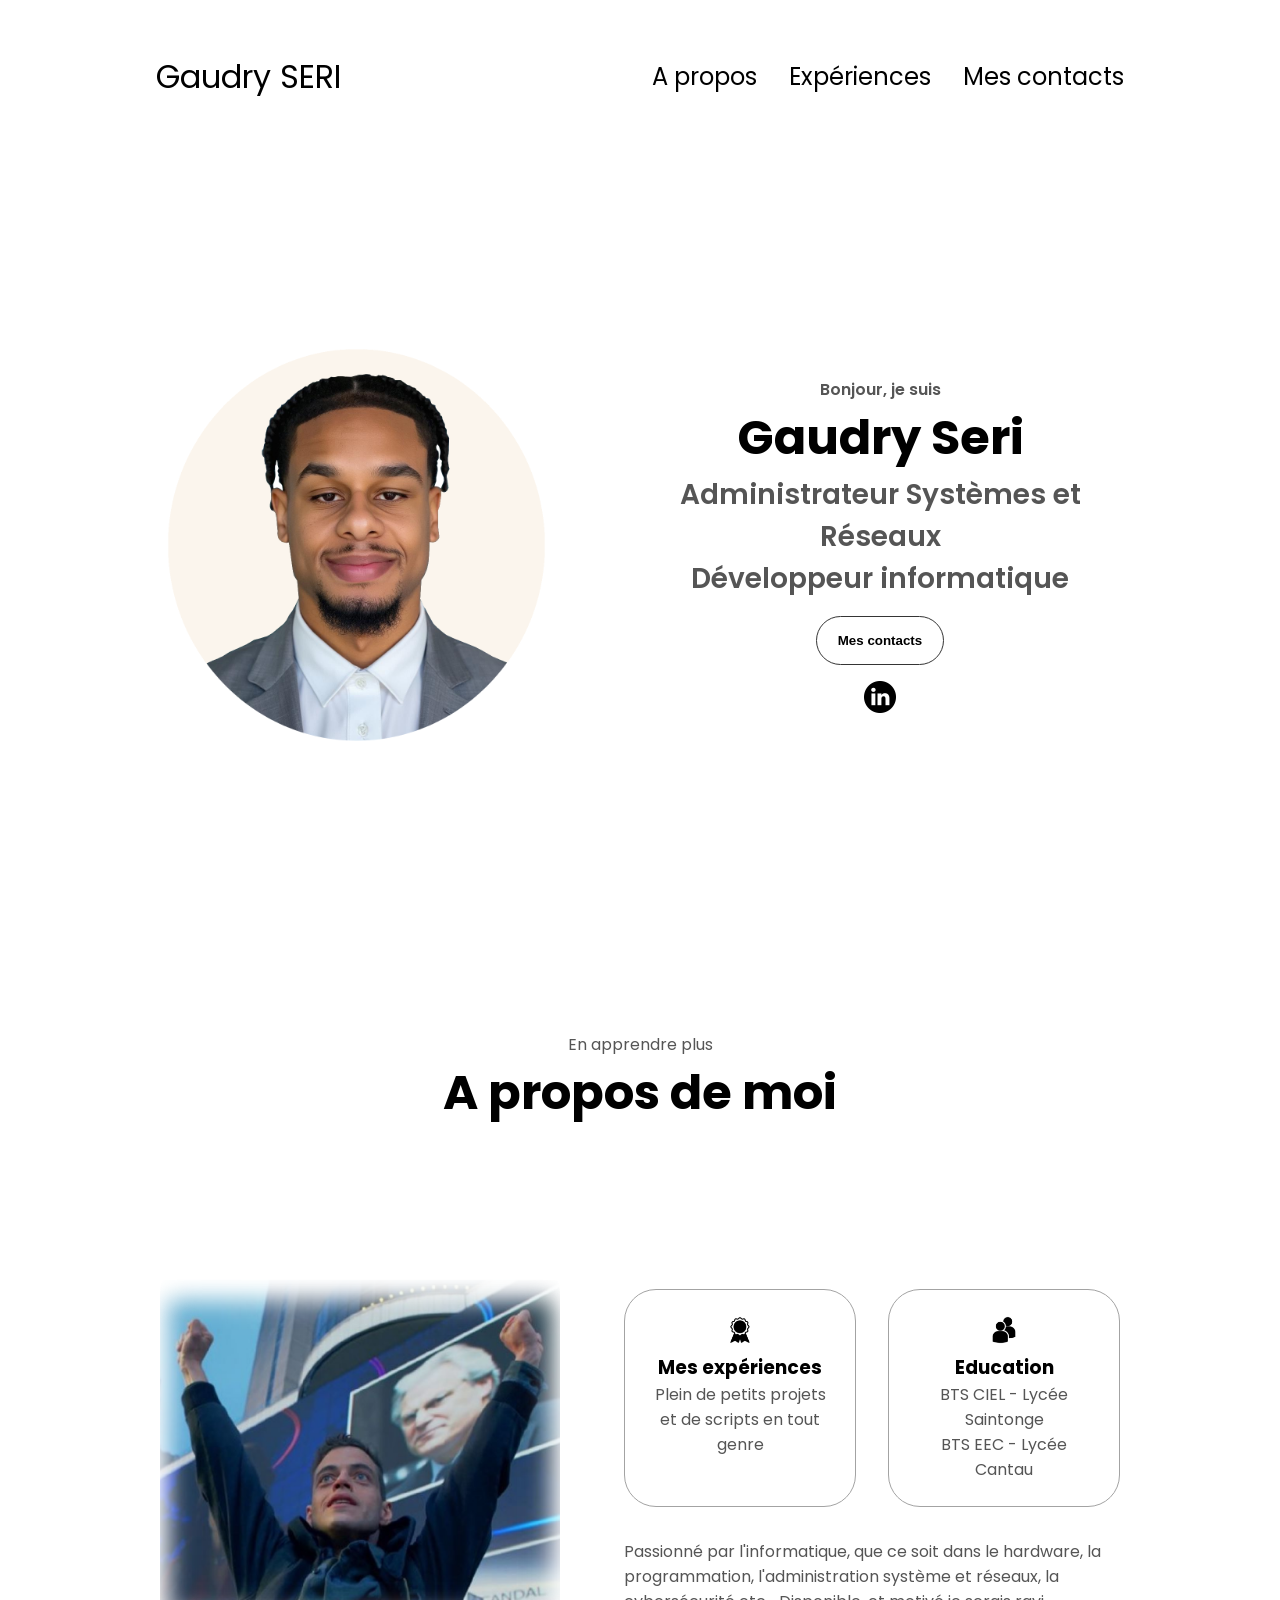
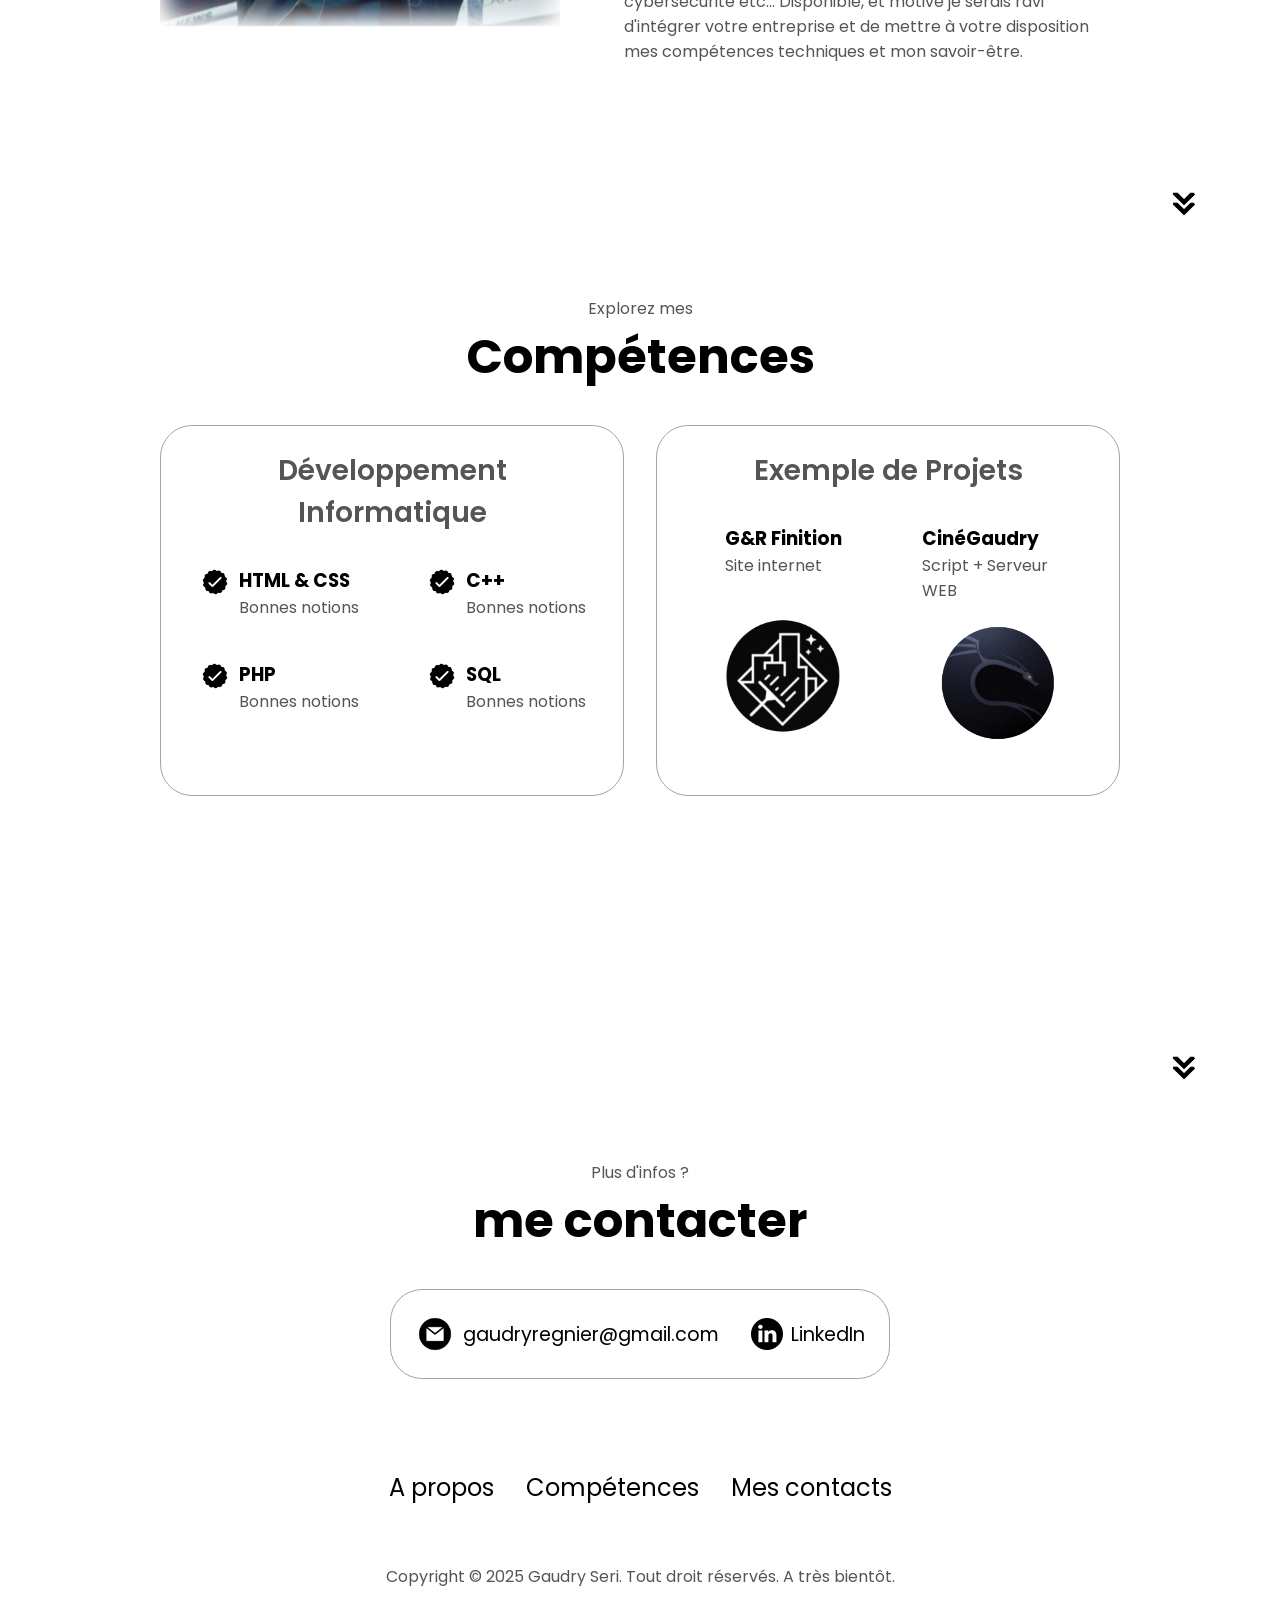
<file: index.html>
<!DOCTYPE html>
<html lang="en">
  <head>
    <meta charset="UTF-8" />
    <meta http-equiv="X-UA-Compatible" content="IE=edge" />
    <meta name="viewport" content="width=device-width, initial-scale=1.0" />
    <title>Mon Portfolio</title>
    <link rel="stylesheet" href="style.css" />
    <link rel="stylesheet" href="mediaqueries.css" />
  </head>
  <body>
    <nav id="desktop-nav">
      <div class="logo">Gaudry SERI</div>
      <div>
        <ul class="nav-links">
          <li><a href="#about">A propos</a></li>
          <li><a href="#experience">Expériences</a></li>
          <li><a href="#contact">Mes contacts</a></li>
        </ul>
      </div>
    </nav>
    <nav id="hamburger-nav">
      <div class="logo">Gaudry Seri</div>
      <div class="hamburger-menu">
        <div class="hamburger-icon" onclick="toggleMenu()">
          <span></span>
          <span></span>
          <span></span>
        </div>
        <div class="menu-links">
          <li><a href="#about" onclick="toggleMenu()">A propos</a></li>
          <li><a href="#experience" onclick="toggleMenu()">Compétences</a></li>
          <li><a href="#contact" onclick="toggleMenu()">Mes contacts</a></li>
        </div>
      </div>
    </nav>
    <section id="profile">
      <div class="section__pic-container">
        <img src="./assets/profile.png" alt="Photo de profil Marouane Stob" />
      </div>
      <div class="section__text">
        <p class="section__text__p1">Bonjour, je suis</p>
        <h1 class="title">Gaudry Seri</h1>
        <p class="section__text__p2">Administrateur Systèmes et Réseaux<br> Développeur informatique </p>
        <div class="btn-container">
          <button class="btn btn-color-2" onclick="location.href='./#contact'">
            Mes contacts
          </button>
        </div>
        <div id="socials-container">
          <img
            src="./assets/linkedin.png"
            alt="My LinkedIn profile"
            class="icon"
            onclick="location.href='https://www.linkedin.com/in/gaudry-seri/'"
          />
        </div>
      </div>
    </section>
    <section id="about">
      <p class="section__text__p1">En apprendre plus</p>
      <h1 class="title">A propos de moi</h1>
      <div class="section-container">
        <div class="section__pic-container">
          <img
            src="./assets/eliottof.png"
            alt="Photo de profile"
            class="about-pic"
          />
        </div>
        <div class="about-details-container">
          <div class="about-containers">
            <div class="details-container">
              <img
                src="./assets/experience.png"
                alt="Icon expérience"
                class="icon"
              />
              <h3>Mes expériences</h3>
              <p>Plein de petits projets et de scripts en tout genre</p>
            </div>
            <div class="details-container">
              <img
                src="./assets/education.png"
                alt="Education icon"
                class="icon"
              />
              <h3>Education</h3>
              <p>BTS CIEL - Lycée Saintonge<br />BTS EEC - Lycée Cantau</p>
            </div>
          </div>
          <div class="text-container">
            <p>
              Passionné par l'informatique, que ce soit dans le hardware, la programmation, l'administration système et réseaux, la cybersécurité etc...
Disponible, et motivé je serais ravi d'intégrer votre entreprise et de mettre à votre disposition mes compétences techniques et mon savoir-être.
          </div>
        </div>
      </div>
      <img
        src="./assets/arrow.png"
        alt="Arrow icon"
        class="icon arrow"
        onclick="location.href='./#experience'"
      />
    </section>
    <section id="experience">
      <p class="section__text__p1">Explorez mes</p>
      <h1 class="title">Compétences</h1>
      <div class="experience-details-container">
        <div class="about-containers">
          <div class="details-container">
            <h2 class="experience-sub-title">Développement Informatique</h2>
            <div class="article-container">
              <article>
                <img
                  src="./assets/checkmark.png"
                  alt="Experience icon"
                  class="icon"
                />
                <div>
                  <h3>HTML & CSS</h3>
                  <p>Bonnes notions</p>
                </div>
              </article>
              <article>
                <img
                  src="./assets/checkmark.png"
                  alt="Experience icon"
                  class="icon"
                />
                <div>
                  <h3>C++</h3>
                  <p>Bonnes notions</p>
                </div>
              </article>
              <article>
                <img
                  src="./assets/checkmark.png"
                  alt="Experience icon"
                  class="icon"
                />
                <div>
                  <h3>PHP</h3>
                  <p>Bonnes notions</p>
                </div>
              </article>
              <article>
                <img
                  src="./assets/checkmark.png"
                  alt="Experience icon"
                  class="icon"
                />
                <div>
                  <h3>SQL</h3>
                  <p>Bonnes notions</p>
                </div>
              </article>             
            </div>
          </div>
          <div class="details-container">
            <h2 class="experience-sub-title">Exemple de Projets</h2>
            <div class="article-container">
              <article>
                <div>
                  <h3 style="margin-left: 30px;">G&R Finition</h3>
                  <p style="position: relative; margin-left: 30px;">Site internet</p>
                  <a href="https://www.grfinition.com/" target="_blank">
                  <img src="./assets/grfinition.png" class="grfinition">
                </a>
                </div>
              </article>
              <article>
                <div>
                  <h3>CinéGaudry</h3>
                  <p>Script + Serveur WEB</p>
                  <a href="./assets/Scrapping.pdf" download>
                    <img src="./assets/cine.png" class="cine">
                  </a>
                </div>
              </article>
            </div>
          </div>
        </div>
      </div>
      <img
        src="./assets/arrow.png"
        alt="Arrow icon"
        class="icon arrow"
        onclick="location.href='./#contact'"
      />
    </section>
    <section id="contact">
      <p class="section__text__p1">Plus d'infos ?</p>
      <h1 class="title">me contacter</h1>
      <div class="contact-info-upper-container">
        <div class="contact-info-container">
          <img
            src="./assets/email.png"
            alt="Email icon"
            class="icon contact-icon email-icon"
          />
          <p><a href="mailto:gaudryregnier@gmail.com">gaudryregnier@gmail.com</a></p>
        </div>
        <div class="contact-info-container">
          <img
            src="./assets/linkedin.png"
            alt="LinkedIn icon"
            class="icon contact-icon"
          />
          <p><a href="https://www.linkedin.com/in/gaudry-seri/" target="_blank">LinkedIn</a></p>
        </div>
      </div>
    </section>
    <footer>
      <nav>
        <div class="nav-links-container">
          <ul class="nav-links">
            <li><a href="#about">A propos</a></li>
            <li><a href="#experience">Compétences</a></li>
            <li><a href="#contact">Mes contacts</a></li>
          </ul>
        </div>
      </nav>
      <p>Copyright &#169; 2025 Gaudry Seri. Tout droit réservés. A très bientôt.</p>
    </footer>
    <script src="script.js"></script>
  </body>
</html>
</file>
<file: style.css>
/* GENERAL */

@import url("https://fonts.googleapis.com/css2?family=Poppins:wght@300;400;500;600&display=swap");

* {
  margin: 0;
  padding: 0;
}

body {
  font-family: "Poppins", sans-serif;
}

html {
  scroll-behavior: smooth;
}

p {
  color: rgb(85, 85, 85);
}

/* TRANSITION */

a,
.btn {
  transition: all 300ms ease;
}

/* DESKTOP NAV */

nav,
.nav-links {
  display: flex;
}

nav {
  justify-content: space-around;
  align-items: center;
  height: 17vh;
}

.nav-links {
  gap: 2rem;
  list-style: none;
  font-size: 1.5rem;
}

a {
  color: black;
  text-decoration: none;
  text-decoration-color: white;
}

a:hover {
  color: grey;
  text-decoration: underline;
  text-underline-offset: 1rem;
  text-decoration-color: rgb(181, 181, 181);
}

.logo {
  font-size: 2rem;
}

.logo:hover {
  cursor: default;
}

.grfinition{
  width: 110%;
  margin-top: 10px;
  transition: transform 0.3s ease;
}

.grfinition:hover {
  transform: scale(1.05);
}

.cine{
  width: 90%;
  margin-top: 8px;
  transition: transform 0.3s ease;
}

.cine:hover {
  transform: scale(1.05);
}


/* HAMBURGER MENU */

#hamburger-nav {
  display: none;
}

.hamburger-menu {
  position: relative;
  display: inline-block;
}

.hamburger-icon {
  display: flex;
  flex-direction: column;
  justify-content: space-between;
  height: 24px;
  width: 30px;
  cursor: pointer;
}

.hamburger-icon span {
  width: 100%;
  height: 2px;
  background-color: black;
  transition: all 0.3 ease-in-out;
}

.menu-links {
  position: absolute;
  top: 100%;
  right: 0;
  background-color: white;
  width: fit-content;
  max-height: 0;
  overflow: hidden;
  transition: all 0.3 ease-in-out;
}

.menu-links a {
  display: block;
  padding: 10px;
  text-align: center;
  font-size: 1.5rem;
  color: black;
  text-decoration: none;
  transition: all 0.3 ease-in-out;
}

.menu-links li {
  list-style: none;
}

.menu-links.open {
  max-height: 300px;
}

.hamburger-icon.open span:first-child {
  transform: rotate(45deg) translate(10px, 5px);
}

.hamburger-icon.open span:nth-child(2) {
  opacity: 0;
}

.hamburger-icon.open span:last-child {
  transform: rotate(-45deg) translate(10px, -5px);
}

.hamburger-icon span:first-child {
  transform: none;
}

.hamburger-icon span:first-child {
  opacity: 1;
}

.hamburger-icon span:first-child {
  transform: none;
}

/* SECTIONS */

section {
  padding-top: 4vh;
  height: 96vh;
  margin: 0 10rem;
  box-sizing: border-box;
  min-height: fit-content;
}

.section-container {
  display: flex;
}

/* PROFILE SECTION */

#profile {
  display: flex;
  justify-content: center;
  gap: 5rem;
  height: 80vh;
}

.section__pic-container {
  display: flex;
  height: 400px;
  width: 400px;
  margin: auto 0;
}

.section__text {
  align-self: center;
  text-align: center;
}

.section__text p {
  font-weight: 600;
}

.section__text__p1 {
  text-align: center;
}

.section__text__p2 {
  font-size: 1.75rem;
  margin-bottom: 1rem;
}

.title {
  font-size: 3rem;
  text-align: center;
}

#socials-container {
  display: flex;
  justify-content: center;
  margin-top: 1rem;
  gap: 1rem;
}

/* ICONS */

.icon {
  cursor: pointer;
  height: 2rem;
}

/* BUTTONS */

.btn-container {
  display: flex;
  justify-content: center;
  gap: 1rem;
}

.btn {
  font-weight: 600;
  transition: all 300ms ease;
  padding: 1rem;
  width: 8rem;
  border-radius: 2rem;
}

.btn-color-1,
.btn-color-2 {
  border: rgb(53, 53, 53) 0.1rem solid;
}

.btn-color-1:hover,
.btn-color-2:hover {
  cursor: pointer;
}

.btn-color-1,
.btn-color-2:hover {
  background: rgb(53, 53, 53);
  color: white;
}

.btn-color-1:hover {
  background: rgb(0, 0, 0);
}

.btn-color-2 {
  background: none;
}

.btn-color-2:hover {
  border: rgb(255, 255, 255) 0.1rem solid;
}

.btn-container {
  gap: 1rem;
}

/* ABOUT SECTION */

#about {
  position: relative;
}

.about-containers {
  gap: 2rem;
  margin-bottom: 2rem;
  margin-top: 2rem;
}

.about-details-container {
  justify-content: center;
  flex-direction: column;
}

.about-containers,
.about-details-container {
  display: flex;
}

.about-pic {
  border-radius: 2rem;
}

.arrow {
  position: absolute;
  right: -5rem;
  bottom: 2.5rem;
}

.details-container {
  padding: 1.5rem;
  flex: 1;
  background: white;
  border-radius: 2rem;
  border: rgb(53, 53, 53) 0.1rem solid;
  border-color: rgb(163, 163, 163);
  text-align: center;
}

.section-container {
  gap: 4rem;
  height: 80%;
}

.section__pic-container {
  height: 400px;
  width: 400px;
  margin: auto 0;
}

/* EXPERIENCE SECTION */

#experience {
  position: relative;
}

.experience-sub-title {
  color: rgb(85, 85, 85);
  font-weight: 600;
  font-size: 1.75rem;
  margin-bottom: 2rem;
}

.experience-details-container {
  display: flex;
  justify-content: center;
  flex-direction: column;
}

.article-container {
  display: flex;
  text-align: initial;
  flex-wrap: wrap;
  flex-direction: row;
  gap: 2.5rem;
  justify-content: space-around;
}

article {
  display: flex;
  width: 10rem;
  justify-content: space-around;
  gap: 0.5rem;
}

article .icon {
  cursor: default;
}

/* PROJECTS SECTION */

#projects {
  position: relative;
}

.color-container {
  border-color: rgb(163, 163, 163);
  background: rgb(250, 250, 250);
}

.project-img {
  border-radius: 2rem;
  width: 90%;
  height: 90%;
}

.project-title {
  margin: 1rem;
  color: black;
}

.project-btn {
  color: black;
  border-color: rgb(163, 163, 163);
}

/* CONTACT */

#contact {
  display: flex;
  justify-content: center;
  flex-direction: column;
  height: 70vh;
}

.contact-info-upper-container {
  display: flex;
  justify-content: center;
  border-radius: 2rem;
  border: rgb(53, 53, 53) 0.1rem solid;
  border-color: rgb(163, 163, 163);
  background: (250, 250, 250);
  margin: 2rem auto;
  padding: 0.5rem;
}

.contact-info-container {
  display: flex;
  align-items: center;
  justify-content: center;
  gap: 0.5rem;
  margin: 1rem;
}

.contact-info-container p {
  font-size: larger;
}

.contact-icon {
  cursor: default;
}

.email-icon {
  height: 2.5rem;
}

/* FOOTER SECTION */

footer {
  height: 26vh;
  margin: 0 1rem;
}

footer p {
  text-align: center;
}

.shadowbox {
  width: 15em;
  border-radius: 25% 10%;
  box-shadow: 8px 8px 5px #444;
  padding: 8px 12px;
  background-image: linear-gradient( #ffffff, #ddd 40%, #ccc);
}
</file>
<file: mediaqueries.css>
@media screen and (max-width: 1400px) {
  #profile {
    height: 83vh;
    margin-bottom: 6rem;
  }
  .about-containers {
    flex-wrap: wrap;
  }
  #contact,
  #projects {
    height: fit-content;
  }
}

@media screen and (max-width: 1200px) {
  #desktop-nav {
    display: none;
  }
  #hamburger-nav {
    display: flex;
  }
  #experience,
  .experience-details-container {
    margin-top: 2rem;
  }
  #profile,
  .section-container {
    display: block;
  }
  .arrow {
    display: none;
  }
  section,
  .section-container {
    height: fit-content;
  }
  section {
    margin: 0 5%;
  }
  .section__pic-container {
    width: 275px;
    height: 275px;
    margin: 0 auto 2rem;
  }
  .about-containers {
    margin-top: 0;
  }
}

@media screen and (max-width: 600px) {
  #contact,
  footer {
    height: 40vh;
  }
  #profile {
    height: 83vh;
    margin-bottom: 0;
  }
  article {
    font-size: 1rem;
  }
  footer nav {
    height: fit-content;
    margin-bottom: 2rem;
  }
  .about-containers,
  .contact-info-upper-container,
  .btn-container {
    flex-wrap: wrap;
  }
  .contact-info-container {
    margin: 0;
  }
  .contact-info-container p,
  .nav-links li a {
    font-size: 1rem;
  }
  .experience-sub-title {
    font-size: 1.25rem;
  }
  .logo {
    font-size: 1.5rem;
  }
  .nav-links {
    flex-direction: column;
    gap: 0.5rem;
    text-align: center;
  }
  .section__pic-container {
    width: auto;
    height: 46vw;
    justify-content: center;
  }
  .section__text__p2 {
    font-size: 1.25rem;
  }
  .title {
    font-size: 2rem;
  }
  .text-container {
    text-align: justify;
  }
}
</file>
